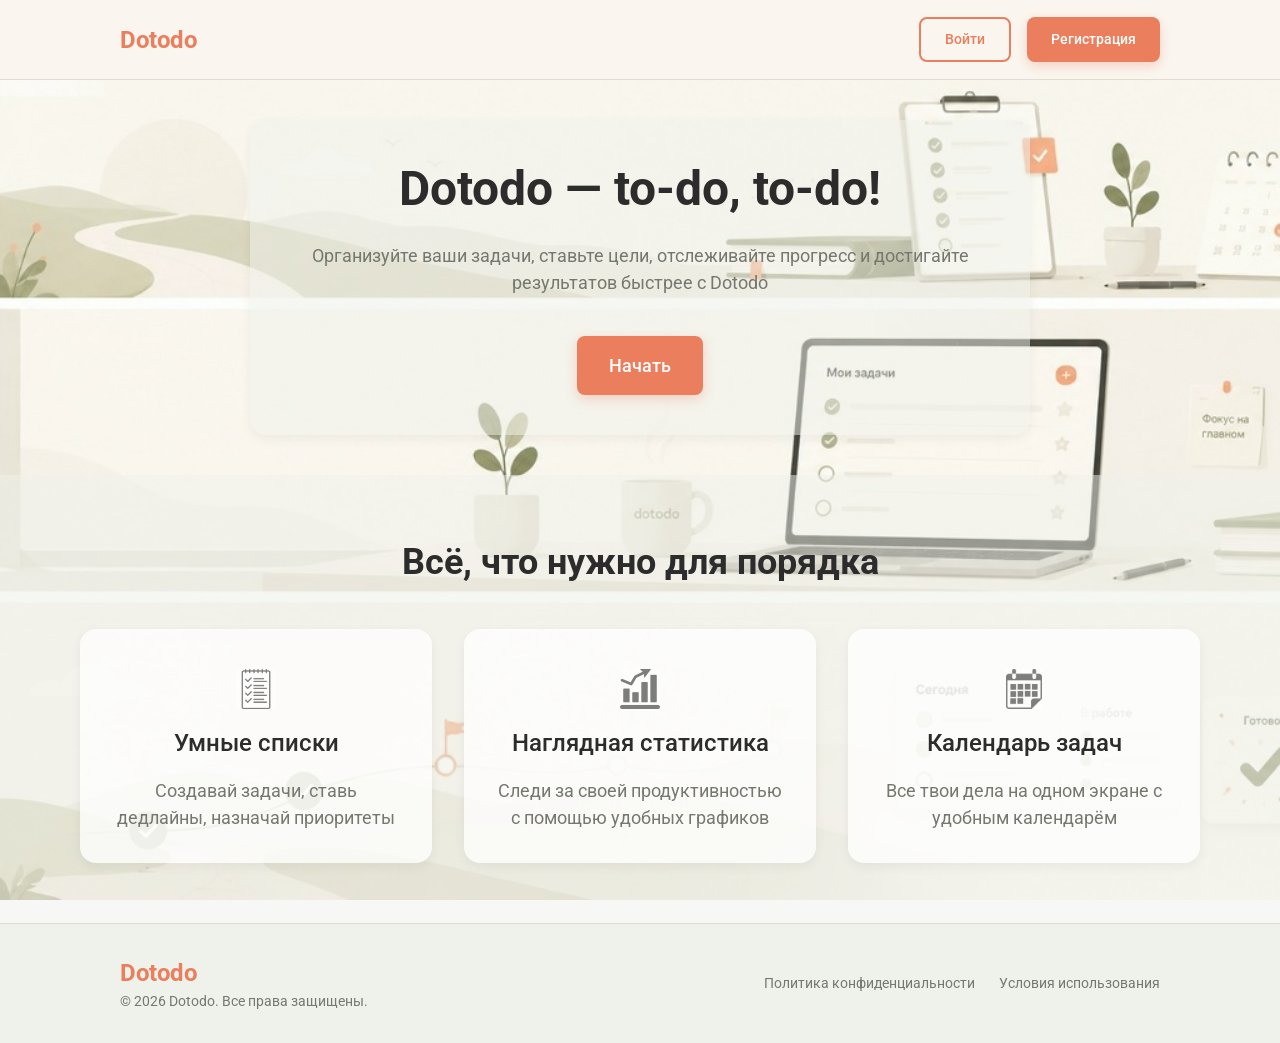
<file: static/templates/index.html>
<!DOCTYPE html>
<html lang="ru">
<head>
    <meta charset="UTF-8">
    <meta name="viewport" content="width=device-width, initial-scale=1.0">
    <title>Dotodo — Главная</title>
    <link rel="stylesheet" href="style.css">
    <link href="https://fonts.googleapis.com/css2?family=Roboto:wght@400;500;700&display=swap" rel="stylesheet">
</head>
<body>

    <!-- Общий фон страницы -->
    <div class="page-wrapper">

        <!-- HEADER — точно как в Figma (1440x80, padding 120x20, gap 872, фон --background, граница Border) -->
        <header class="header">
            <div class="header-content">
                <a href="#" class="logo-text">Dotodo</a>
                <div class="auth-buttons">
                    <!-- Ссылка на страницу входа -->
                    <a href="login.html" class="btn btn-outline">Войти</a>
                    <!-- Ссылка на страницу регистрации -->
                    <a href="register.html" class="btn btn-primary">Регистрация</a>
                </div>
            </div>
        </header>

        <!-- HERO ФРЕЙМ — точно как в Figma (800x279, #EFF2EB 50%, radius 16) -->
        <section class="hero-frame">
            <div class="hero-content">
                <h1 class="hero-title">Dotodo — to-do, to-do!</h1>
                <p class="hero-subtitle">Организуйте ваши задачи, ставьте цели, отслеживайте прогресс и достигайте результатов быстрее с Dotodo</p>
                <!-- Ведет на регистрацию -->
                <a href="register.html" class="btn btn-primary hero-cta">Начать</a>
            </div>
        </section>

        <!-- FEATURES ФРЕЙМ — точно как в Figma (1440x312, #EFF2EB 50%, radius 0) -->
        <section class="features-frame">
            <div class="container">
                <h2 class="section-title">Всё, что нужно для порядка</h2>
                <div class="features-grid">
    
                <!-- Карточка 1 → Задачи -->
                <a href="tasks.html" class="feature-card">
                    <img src="images/list.jpg" alt="Умные списки" class="feature-icon-img">
                    <h3 class="feature-title">Умные списки</h3>
                    <p class="feature-desc">Создавай задачи, ставь дедлайны, назначай приоритеты</p>
                </a>

                <!-- Карточка 2 → Статистика -->
                <a href="stats.html" class="feature-card">
                    <img src="images/graf.webp" alt="Наглядная статистика" class="feature-icon-img">
                    <h3 class="feature-title">Наглядная статистика</h3>
                    <p class="feature-desc">Следи за своей продуктивностью с помощью удобных графиков</p>
                </a>

                <!-- Карточка 3 → Календарь -->
                <a href="calendar.html" class="feature-card">
                    <img src="images/kalend.jpg" alt="Календарь задач" class="feature-icon-img">
                    <h3 class="feature-title">Календарь задач</h3>
                    <p class="feature-desc">Все твои дела на одном экране с удобным календарём</p>
                </a>

            </div>
            </div>
        </section>

        <!-- FOOTER — точно как в Figma (1440x120, #EFF2EB 50%, spacing 727) -->
        <footer class="footer">
            <div class="footer-content">
                <div class="footer-left">
                    <a href="#" class="logo-text">Dotodo</a>
                    <p class="copyright">© 2026 Dotodo. Все права защищены.</p>
                </div>
                <div class="footer-right">
                    <a href="#" class="footer-link">Политика конфиденциальности</a>
                    <a href="#" class="footer-link">Условия использования</a>
                </div>
            </div>
        </footer>

    </div>

    <script src="charts.js"></script>
</body>
</html>
</file>
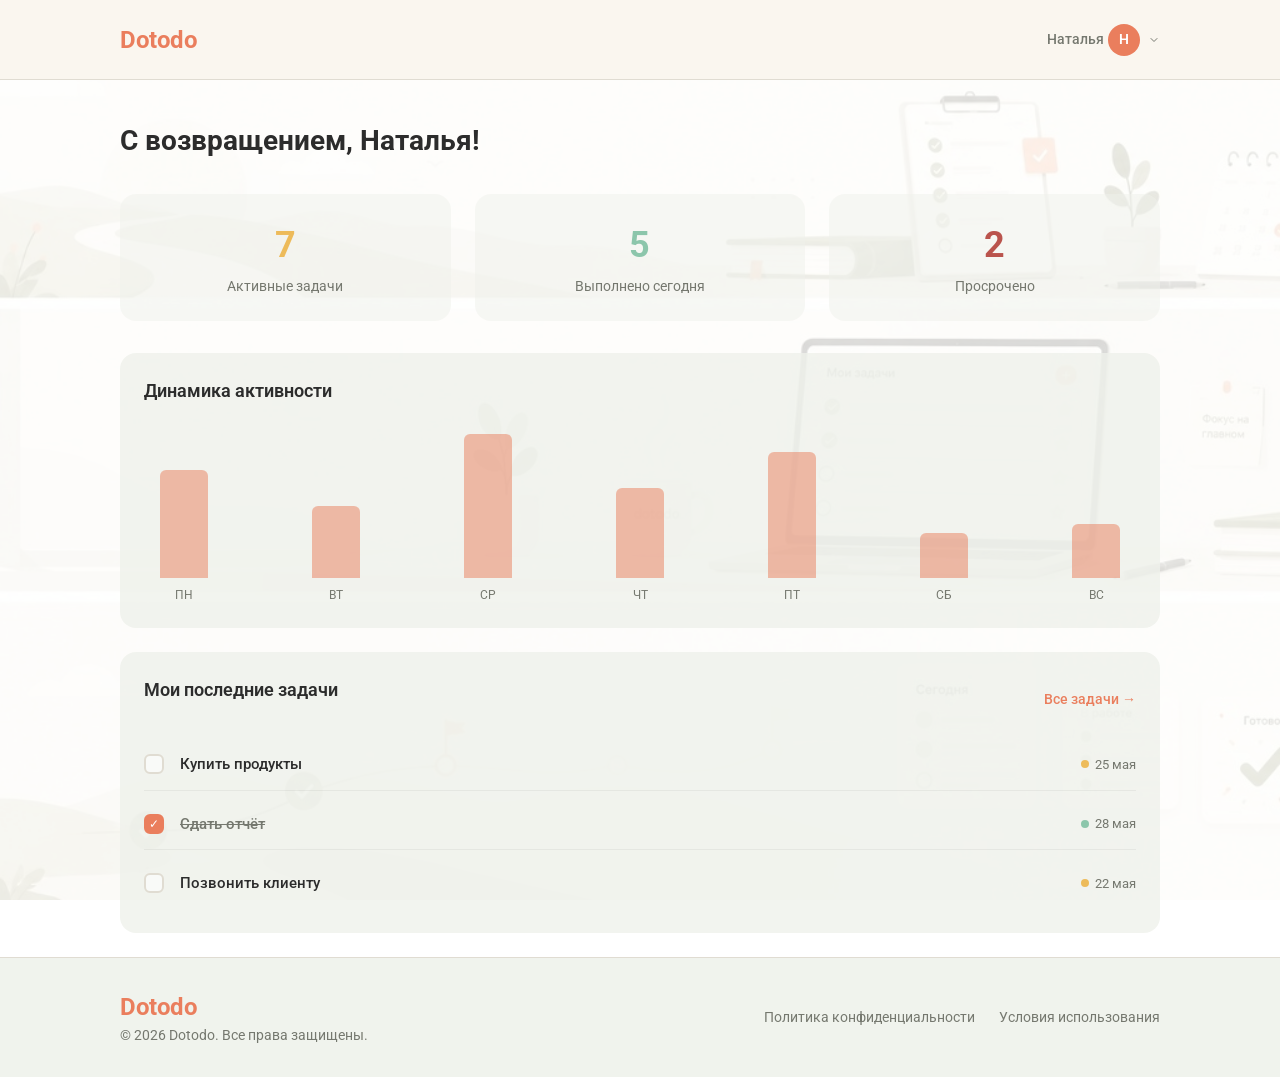
<file: static/templates/dashboard.html>
<!DOCTYPE html>
<html lang="ru">
<head>
    <meta charset="UTF-8">
    <meta name="viewport" content="width=device-width, initial-scale=1.0">
    <title>Dotodo — Дашборд</title>
    <link rel="stylesheet" href="style.css">
    <link href="https://fonts.googleapis.com/css2?family=Roboto:wght@400;500;700&display=swap" rel="stylesheet">
</head>
<body class="dashboard-page">
    <div class="menu-overlay" id="menuOverlay"></div>
    <div class="page-wrapper">

        <!-- HEADER -->
        <header class="header">
            <div class="container header-content">
                <a href="index.html" class="logo-text">Dotodo</a>
                <div class="user-profile">
                    <span class="user-name">Наталья</span>
                    <div class="user-avatar">Н</div>
                    <span class="dropdown-arrow"></span>


                </div>
            </div>
        </header>

        <!-- MAIN CONTENT -->
        <main class="dashboard-container">
            <div class="container">
                <h1 class="dashboard-title">С возвращением, Наталья!</h1>

                <div class="stats-grid">
                    <div class="stat-card">
                        <div class="stat-value" style="color: var(--warning);">7</div>
                        <div class="stat-label">Активные задачи</div>
                    </div>
                    <div class="stat-card">
                        <div class="stat-value" style="color: var(--secondary);">5</div>
                        <div class="stat-label">Выполнено сегодня</div>
                    </div>
                    <div class="stat-card">
                        <div class="stat-value" style="color: var(--danger);">2</div>
                        <div class="stat-label">Просрочено</div>
                    </div>
                </div>

                <div class="chart-card">
                    <h3 class="chart-title">Динамика активности</h3>
                    <div class="chart-bars">
                        <div class="bar-group">
                            <div class="bar bar-pn"></div>
                            <span class="bar-label">ПН</span>
                        </div>
                        <div class="bar-group">
                            <div class="bar bar-vt"></div>
                            <span class="bar-label">ВТ</span>
                        </div>
                        <div class="bar-group">
                            <div class="bar bar-sr"></div>
                            <span class="bar-label">СР</span>
                        </div>
                        <div class="bar-group">
                            <div class="bar bar-cht"></div>
                            <span class="bar-label">ЧТ</span>
                        </div>
                        <div class="bar-group">
                            <div class="bar bar-pt"></div>
                            <span class="bar-label">ПТ</span>
                        </div>
                        <div class="bar-group">
                            <div class="bar bar-sb"></div>
                            <span class="bar-label">СБ</span>
                        </div>
                        <div class="bar-group">
                            <div class="bar bar-vs"></div>
                            <span class="bar-label">ВС</span>
                        </div>
                    </div>
                </div>

                <div class="tasks-card">
                    <div class="tasks-header">
                        <h3 class="tasks-title">Мои последние задачи</h3>
                        <a href="tasks.html" class="tasks-link">Все задачи →</a>
                    </div>
                    <ul class="task-list">
                        <li class="task-item">
                            <div class="task-checkbox"></div>
                            <span class="task-name">Купить продукты</span>
                            <span class="task-date"><span class="date-dot" style="background: var(--warning);"></span> 25 мая</span>
                        </li>
                        <li class="task-item completed">
                            <div class="task-checkbox checked"></div>
                            <span class="task-name">Сдать отчёт</span>
                            <span class="task-date"><span class="date-dot" style="background: var(--secondary);"></span> 28 мая</span>
                        </li>
                        <li class="task-item">
                            <div class="task-checkbox"></div>
                            <span class="task-name">Позвонить клиенту</span>
                            <span class="task-date"><span class="date-dot" style="background: var(--warning);"></span> 22 мая</span>
                        </li>
                    </ul>
                </div>
            </div>
        </main>

        <!-- FOOTER -->
        <footer class="footer">
            <div class="footer-content">
                <div class="footer-left">
                    <a href="#" class="logo-text">Dotodo</a>
                    <p class="copyright">© 2026 Dotodo. Все права защищены.</p>
                </div>
                <div class="footer-right">
                    <a href="#" class="footer-link">Политика конфиденциальности</a>
                    <a href="#" class="footer-link">Условия использования</a>
                </div>
            </div>
        </footer>
                <!-- Выпадающее меню -->
        <div class="user-dropdown" id="userDropdown">
            <!-- Календарь -->
            <a href="calendar.html" class="dropdown-item">
                <svg width="16" height="16" viewBox="0 0 24 24" fill="none" stroke="currentColor" stroke-width="2" stroke-linecap="round" stroke-linejoin="round">
                    <rect x="3" y="4" width="18" height="18" rx="2" ry="2"></rect>
                    <line x1="16" y1="2" x2="16" y2="6"></line>
                    <line x1="8" y1="2" x2="8" y2="6"></line>
                    <line x1="3" y1="10" x2="21" y2="10"></line>
                </svg>
                Календарь
            </a>
            
            <!-- Задачи -->
            <a href="tasks.html" class="dropdown-item">
                <svg width="16" height="16" viewBox="0 0 24 24" fill="none" stroke="currentColor" stroke-width="2" stroke-linecap="round" stroke-linejoin="round">
                    <path d="M14 2H6a2 2 0 0 0-2 2v16a2 2 0 0 0 2 2h12a2 2 0 0 0 2-2V8z"></path>
                    <polyline points="14 2 14 8 20 8"></polyline>
                    <line x1="16" y1="13" x2="8" y2="13"></line>
                    <line x1="16" y1="17" x2="8" y2="17"></line>
                    <polyline points="10 9 9 9 8 9"></polyline>
                </svg>
                Задачи
            </a>

            <!-- Моя статистика -->
            <a href="stats.html" class="dropdown-item">
                <svg width="16" height="16" viewBox="0 0 24 24" fill="none" stroke="currentColor" stroke-width="2" stroke-linecap="round" stroke-linejoin="round">
                    <line x1="18" y1="20" x2="18" y2="10"></line>
                    <line x1="12" y1="20" x2="12" y2="4"></line>
                    <line x1="6" y1="20" x2="6" y2="14"></line>
                </svg>
                Моя статистика
            </a>

            <div class="dropdown-divider"></div>
            
            <!-- Выйти -->
            <a href="index.html" class="dropdown-item logout" id="logoutBtn">
                <svg width="16" height="16" viewBox="0 0 24 24" fill="none" stroke="currentColor" stroke-width="2" stroke-linecap="round" stroke-linejoin="round">
                    <path d="M9 21H5a2 2 0 0 1-2-2V5a2 2 0 0 1 2-2h4"></path>
                    <polyline points="16 17 21 12 16 7"></polyline>
                    <line x1="21" y1="12" x2="9" y2="12"></line>
                </svg>
                Выйти
            </a>
        </div>
    </div>

    <script src="charts.js"></script>
</body>
</html>
</file>
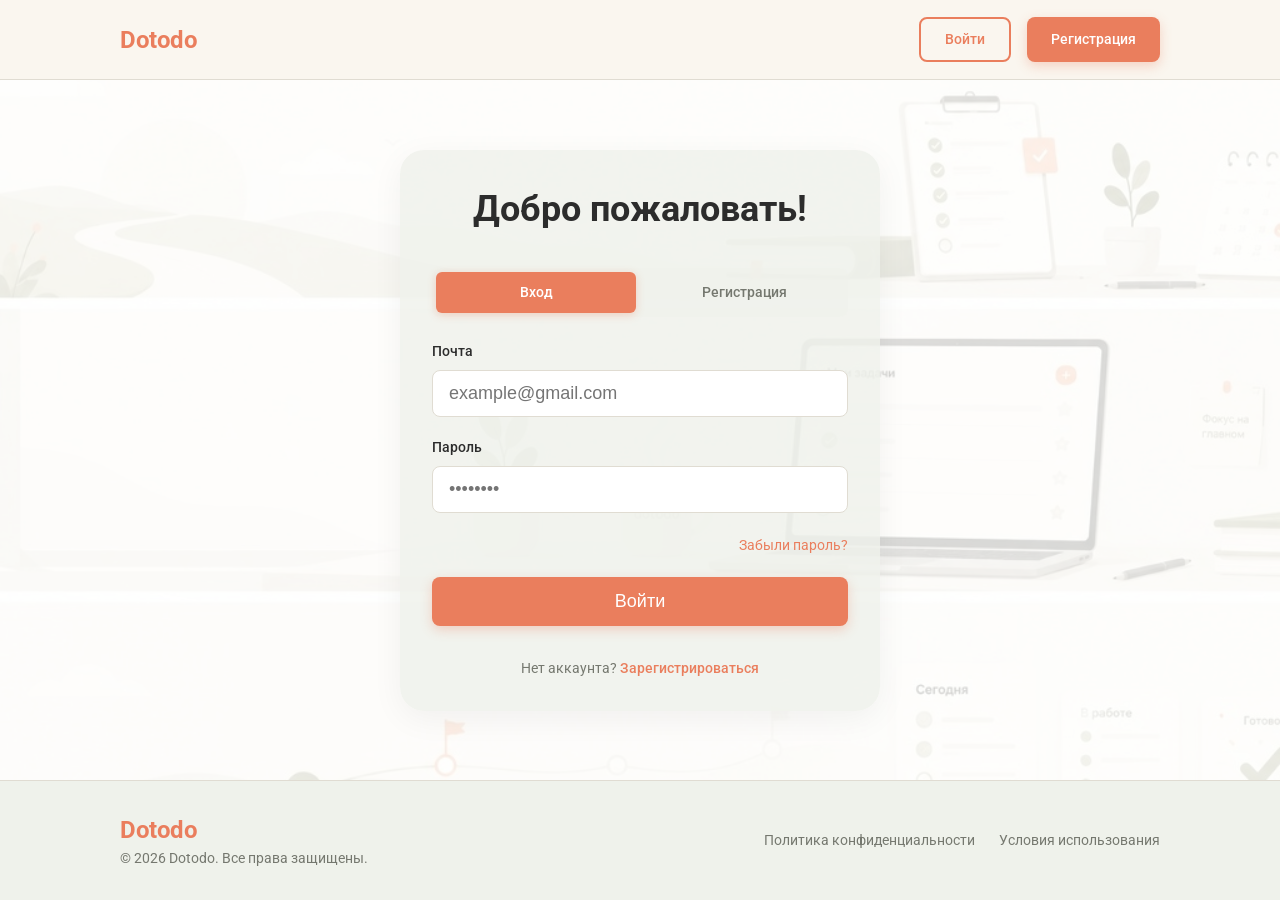
<file: static/templates/login.html>
<!DOCTYPE html>
<html lang="ru">
<head>
    <meta charset="UTF-8">
    <meta name="viewport" content="width=device-width, initial-scale=1.0">
    <title>Dotodo — Вход</title>
    <link rel="stylesheet" href="style.css">
    <link href="https://fonts.googleapis.com/css2?family=Roboto:wght@400;500;700&display=swap" rel="stylesheet">
</head>
<body class="login-page">

    <div class="page-wrapper">

        <!-- HEADER -->
        <header class="header">
            <div class="header-content">
                <a href="#" class="logo-text">Dotodo</a>
                <div class="auth-buttons">
                    <!-- Ссылка на страницу входа -->
                    <a href="login.html" class="btn btn-outline">Войти</a>
                    <!-- Ссылка на страницу регистрации -->
                    <a href="register.html" class="btn btn-primary">Регистрация</a>
                </div>
            </div>
        </header>

        <!-- ОСНОВНОЙ КОНТЕНТ -->
        <main class="auth-container">
            <div class="auth-card">

                <!-- ЗАГОЛОВОК "ДОБРО ПОЖАЛОВАТЬ!" -->
                <h2 class="auth-welcome">Добро пожаловать!</h2>

                <!-- Табы: теперь это ссылки -->
                <div class="auth-tabs">
                    <!-- Ссылка на текущую страницу (Вход) -->
                    <a href="login.html" class="tab-btn active">Вход</a>
                    <!-- Ссылка на страницу регистрации -->
                    <a href="register.html" class="tab-btn">Регистрация</a>
                </div>

                <!-- Форма -->
                <form class="auth-form" method="POST" action="/login">
                    <div class="form-group">
                        <label for="email">Почта</label>
                        <input type="email" id="email" name="email" placeholder="example@gmail.com" required>
                    </div>

                    <div class="form-group">
                        <label for="password">Пароль</label>
                        <input type="password" id="password" name="password" placeholder="••••••••" required>
                    </div>

                    <div class="form-options">
                        <a href="#" class="forgot-password">Забыли пароль?</a>
                    </div>

                    <button type="submit" class="btn btn-primary auth-submit">Войти</button>
                </form>

                <p class="auth-footer">
                    Нет аккаунта? <a href="register.html">Зарегистрироваться</a>
                </p>

            </div>
        </main>

        <!-- FOOTER -->
        <footer class="footer">
            <div class="footer-content">
                <div class="footer-left">
                    <a href="#" class="logo-text">Dotodo</a>
                    <p class="copyright">© 2026 Dotodo. Все права защищены.</p>
                </div>
                <div class="footer-right">
                    <a href="#" class="footer-link">Политика конфиденциальности</a>
                    <a href="#" class="footer-link">Условия использования</a>
                </div>
            </div>
        </footer>

    </div>
    <script src="charts.js"></script>
</body>
</html>
</file>
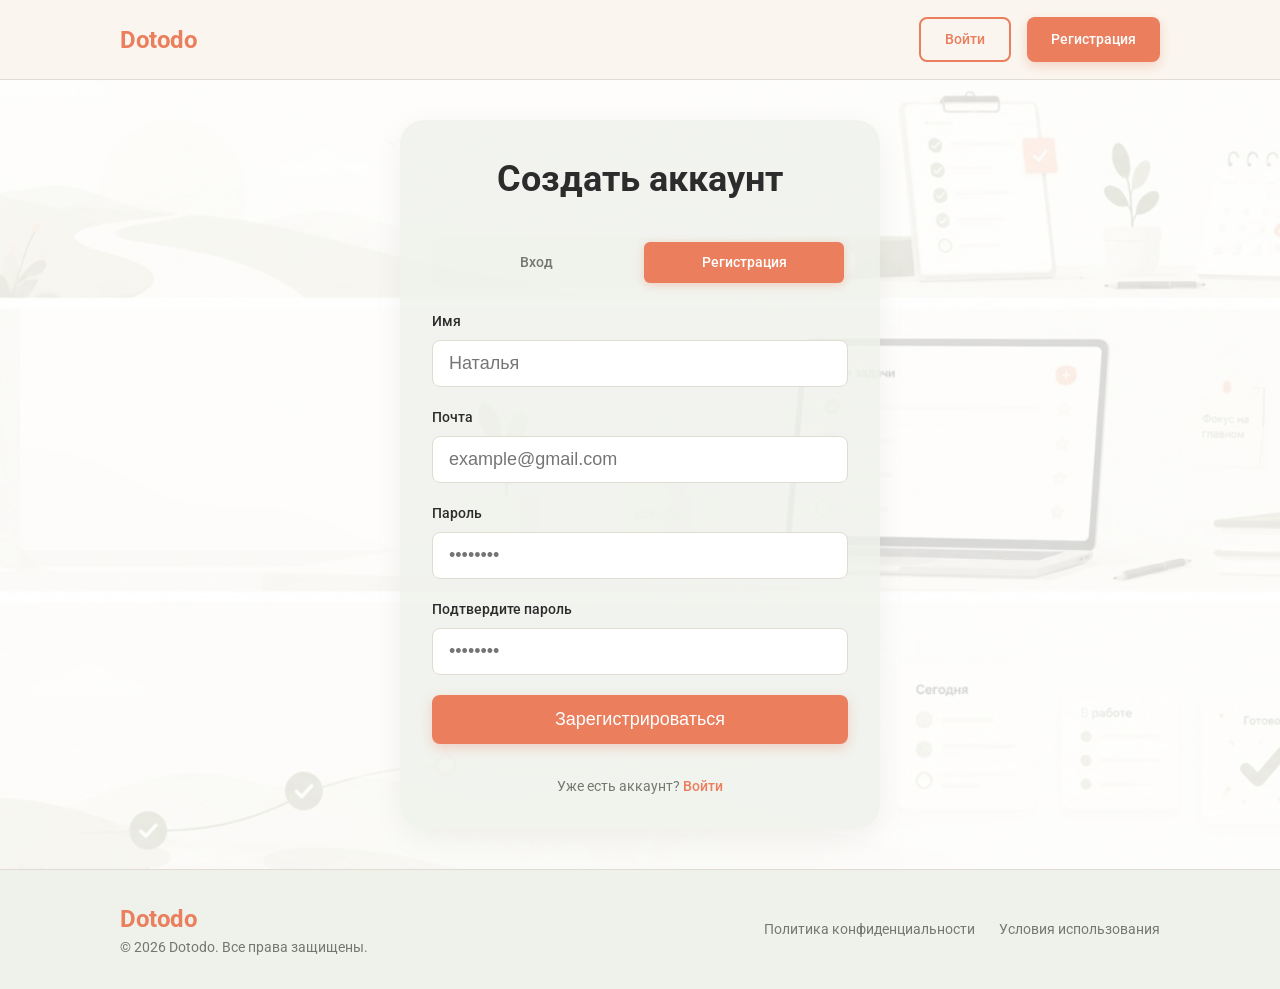
<file: static/templates/register.html>
<!DOCTYPE html>
<html lang="ru">
<head>
    <meta charset="UTF-8">
    <meta name="viewport" content="width=device-width, initial-scale=1.0">
    <title>Dotodo — Регистрация</title>
    <link rel="stylesheet" href="style.css">
    <link href="https://fonts.googleapis.com/css2?family=Roboto:wght@400;500;700&display=swap" rel="stylesheet">
</head>
<body class="login-page">

    <div class="page-wrapper">

        <!-- HEADER -->
        <header class="header">
            <div class="header-content">
                <a href="#" class="logo-text">Dotodo</a>
                <div class="auth-buttons">
                    <!-- Ссылка на страницу входа -->
                    <a href="login.html" class="btn btn-outline">Войти</a>
                    <!-- Ссылка на страницу регистрации -->
                    <a href="register.html" class="btn btn-primary">Регистрация</a>
                </div>
            </div>
        </header>

        <!-- ОСНОВНОЙ КОНТЕНТ -->
        <main class="auth-container">
            <div class="auth-card">

                <!-- ЗАГОЛОВОК -->
                <h2 class="auth-welcome">Создать аккаунт</h2>

                <!-- Табы: теперь это ссылки -->
                <div class="auth-tabs">
                    <!-- Ссылка на страницу входа -->
                    <a href="login.html" class="tab-btn">Вход</a>
                    <!-- Ссылка на текущую страницу (Регистрация) -->
                    <a href="register.html" class="tab-btn active">Регистрация</a>
                </div>

                <!-- Форма регистрации -->
                <form class="auth-form" method="POST" action="/register">
                    <div class="form-group">
                        <label for="name">Имя</label>
                        <input type="text" id="name" name="name" placeholder="Наталья" required>
                    </div>

                    <div class="form-group">
                        <label for="email">Почта</label>
                        <input type="email" id="email" name="email" placeholder="example@gmail.com" required>
                    </div>

                    <div class="form-group">
                        <label for="password">Пароль</label>
                        <input type="password" id="password" name="password" placeholder="••••••••" required>
                    </div>

                    <div class="form-group">
                        <label for="confirm-password">Подтвердите пароль</label>
                        <input type="password" id="confirm-password" name="confirm_password" placeholder="••••••••" required>
                    </div>

                    <button type="submit" class="btn btn-primary auth-submit">Зарегистрироваться</button>
                </form>

                <p class="auth-footer">
                    Уже есть аккаунт? <a href="login.html">Войти</a>
                </p>

            </div>
        </main>

        <!-- FOOTER -->
        <footer class="footer">
            <div class="footer-content">
                <div class="footer-left">
                    <a href="#" class="logo-text">Dotodo</a>
                    <p class="copyright">© 2026 Dotodo. Все права защищены.</p>
                </div>
                <div class="footer-right">
                    <a href="#" class="footer-link">Политика конфиденциальности</a>
                    <a href="#" class="footer-link">Условия использования</a>
                </div>
            </div>
        </footer>

    </div>
    <script src="charts.js"></script>
</body>
</html>
</file>
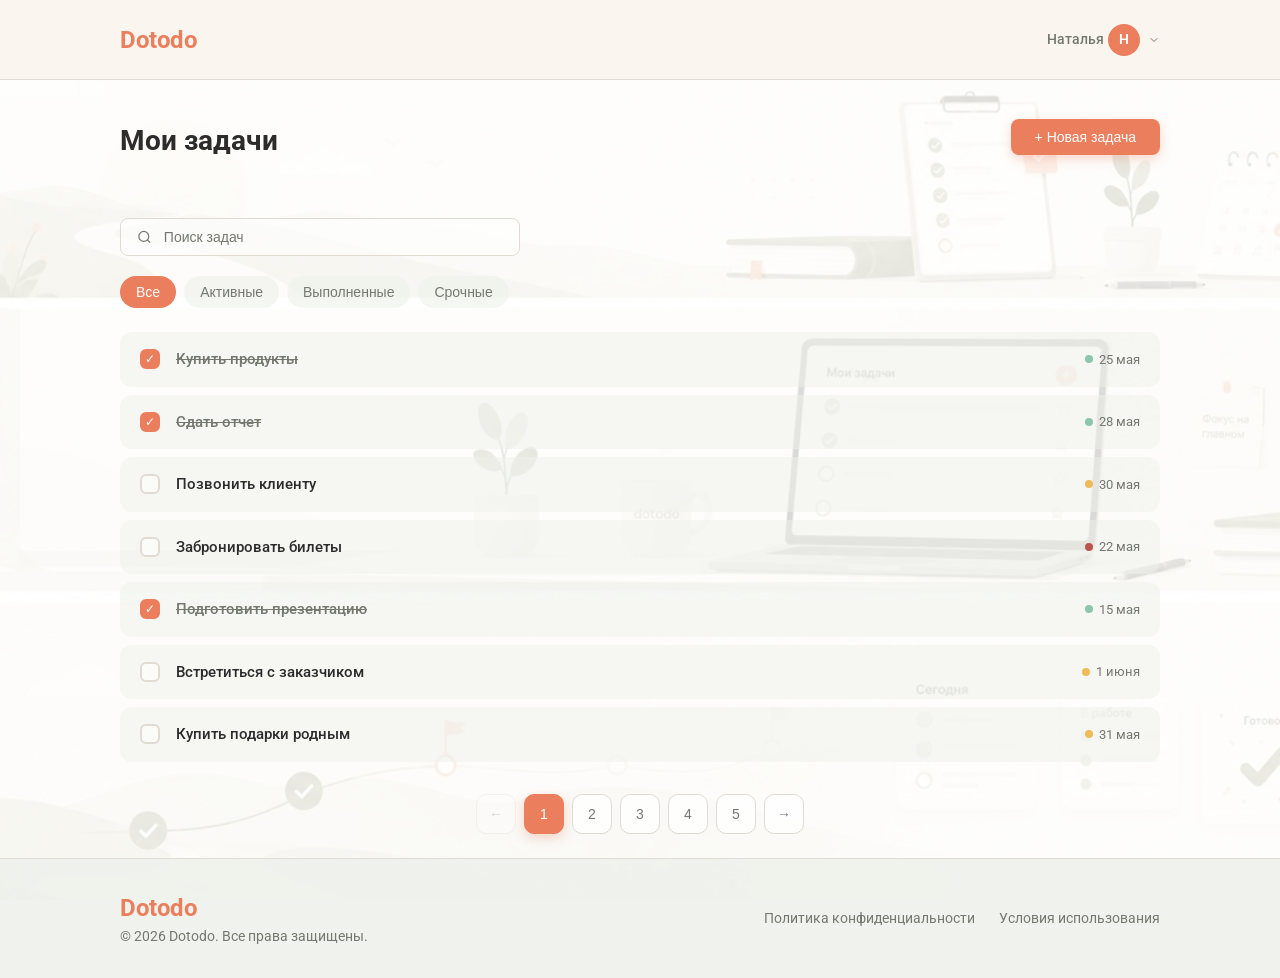
<file: static/templates/tasks.html>
<!DOCTYPE html>
<html lang="ru">
<head>
    <meta charset="UTF-8">
    <meta name="viewport" content="width=device-width, initial-scale=1.0">
    <title>Dotodo — Мои задачи</title>
    <link rel="stylesheet" href="style.css">
    <link href="https://fonts.googleapis.com/css2?family=Roboto:wght@400;500;700&display=swap" rel="stylesheet">
</head>
<body class="dashboard-page">
    <div class="menu-overlay" id="menuOverlay"></div>
    <div class="page-wrapper">

        <!-- HEADER (точно как на дашборде) -->
        <header class="header">
            <div class="container header-content">
                <a href="index.html" class="logo-text">Dotodo</a>
                <div class="user-profile">
                    <span class="user-name">Наталья</span>
                    <div class="user-avatar">Н</div>
                    <span class="dropdown-arrow"></span>
                </div>
            </div>
        </header>

        <!-- MAIN CONTENT -->
        <main class="dashboard-container">
            <div class="container">
                
                <!-- Заголовок и кнопка -->
                <div class="tasks-page-header">
                    <h1 class="dashboard-title">Мои задачи</h1>
                    <button class="btn btn-primary" onclick="showAddTaskModal()">+ Новая задача</button>
                </div>

                <!-- Поиск -->
                <div class="tasks-search">
                    <svg width="16" height="16" viewBox="0 0 24 24" fill="none" stroke="currentColor" stroke-width="2">
                        <circle cx="11" cy="11" r="8"></circle>
                        <path d="m21 21-4.35-4.35"></path>
                    </svg>
                    <input type="text" placeholder="Поиск задач" id="taskSearch">
                </div>

                <!-- Фильтры -->
                <div class="tasks-filters">
                    <button class="filter-btn active" data-filter="all">Все</button>
                    <button class="filter-btn" data-filter="active">Активные</button>
                    <button class="filter-btn" data-filter="completed">Выполненные</button>
                    <button class="filter-btn" data-filter="urgent">Срочные</button>
                </div>

                <!-- ПУСТОЕ СОСТОЯНИЕ (когда задач нет) -->
                <div class="tasks-empty" id="tasksEmpty" style="display: none;">
                    <svg width="64" height="64" viewBox="0 0 24 24" fill="none" stroke="currentColor" stroke-width="1.5" stroke-linecap="round" stroke-linejoin="round">
                        <path d="M22 19a2 2 0 0 1-2 2H4a2 2 0 0 1-2-2V5a2 2 0 0 1 2-2h5l2 3h9a2 2 0 0 1 2 2z"></path>
                        <line x1="12" y1="11" x2="12" y2="17"></line>
                        <polyline points="9 14 12 11 15 14"></polyline>
                    </svg>
                    <h3>Здесь пока ничего нет</h3>
                    <p>Создай свою первую задачу прямо сейчас</p>
                    <button class="btn btn-primary" onclick="showAddTaskModal()">+ Новая задача</button>
                </div>

                <!-- ОБЩИЙ КОНТЕЙНЕР: список + пагинация (скрываются вместе) -->
                <div id="tasksListAndPagination">
                    
                    <!-- Список задач -->
                    <div class="tasks-list-container">
                        <div class="task-list">
                            <div class="task-card completed">
                                <div class="task-checkbox checked"></div>
                                <span class="task-name">Купить продукты</span>
                                <span class="task-date"><span class="date-dot" style="background: var(--secondary);"></span> 25 мая</span>
                            </div>
                            <div class="task-card completed">
                                <div class="task-checkbox checked"></div>
                                <span class="task-name">Сдать отчет</span>
                                <span class="task-date"><span class="date-dot" style="background: var(--secondary);"></span> 28 мая</span>
                            </div>
                            <div class="task-card">
                                <div class="task-checkbox"></div>
                                <span class="task-name">Позвонить клиенту</span>
                                <span class="task-date"><span class="date-dot" style="background: var(--warning);"></span> 30 мая</span>
                            </div>
                            <div class="task-card">
                                <div class="task-checkbox"></div>
                                <span class="task-name">Забронировать билеты</span>
                                <span class="task-date"><span class="date-dot" style="background: var(--danger);"></span> 22 мая</span>
                            </div>
                            <div class="task-card completed">
                                <div class="task-checkbox checked"></div>
                                <span class="task-name">Подготовить презентацию</span>
                                <span class="task-date"><span class="date-dot" style="background: var(--secondary);"></span> 15 мая</span>
                            </div>
                            <div class="task-card">
                                <div class="task-checkbox"></div>
                                <span class="task-name">Встретиться с заказчиком</span>
                                <span class="task-date"><span class="date-dot" style="background: var(--warning);"></span> 1 июня</span>
                            </div>
                            <div class="task-card">
                                <div class="task-checkbox"></div>
                                <span class="task-name">Купить подарки родным</span>
                                <span class="task-date"><span class="date-dot" style="background: var(--warning);"></span> 31 мая</span>
                            </div>
                        </div>
                    </div>

                    <!-- Пагинация (теперь внутри общего контейнера) -->
                    <div class="pagination">
                        <button class="page-btn" disabled>←</button>
                        <button class="page-btn active">1</button>
                        <button class="page-btn">2</button>
                        <button class="page-btn">3</button>
                        <button class="page-btn">4</button>
                        <button class="page-btn">5</button>
                        <button class="page-btn">→</button>
                    </div>

                </div>
                <!-- Конец общего контейнера -->

            </div>
        </main>

        <!-- FOOTER (точно как на дашборде) -->
        <footer class="footer">
            <div class="footer-content">
                <div class="footer-left">
                    <a href="#" class="logo-text">Dotodo</a>
                    <p class="copyright">© 2026 Dotodo. Все права защищены.</p>
                </div>
                <div class="footer-right">
                    <a href="#" class="footer-link">Политика конфиденциальности</a>
                    <a href="#" class="footer-link">Условия использования</a>
                </div>
            </div>
        </footer>

        <!-- Выпадающее меню (точно как на дашборде) -->
        <div class="user-dropdown" id="userDropdown">
            <a href="calendar.html" class="dropdown-item">
                <svg width="16" height="16" viewBox="0 0 24 24" fill="none" stroke="currentColor" stroke-width="2" stroke-linecap="round" stroke-linejoin="round">
                    <rect x="3" y="4" width="18" height="18" rx="2" ry="2"></rect>
                    <line x1="16" y1="2" x2="16" y2="6"></line>
                    <line x1="8" y1="2" x2="8" y2="6"></line>
                    <line x1="3" y1="10" x2="21" y2="10"></line>
                </svg>
                Календарь
            </a>
            <a href="tasks.html" class="dropdown-item">
                <svg width="16" height="16" viewBox="0 0 24 24" fill="none" stroke="currentColor" stroke-width="2" stroke-linecap="round" stroke-linejoin="round">
                    <path d="M14 2H6a2 2 0 0 0-2 2v16a2 2 0 0 0 2 2h12a2 2 0 0 0 2-2V8z"></path>
                    <polyline points="14 2 14 8 20 8"></polyline>
                    <line x1="16" y1="13" x2="8" y2="13"></line>
                    <line x1="16" y1="17" x2="8" y2="17"></line>
                    <polyline points="10 9 9 9 8 9"></polyline>
                </svg>
                Задачи
            </a>
            <a href="stats.html" class="dropdown-item">
                <svg width="16" height="16" viewBox="0 0 24 24" fill="none" stroke="currentColor" stroke-width="2" stroke-linecap="round" stroke-linejoin="round">
                    <line x1="18" y1="20" x2="18" y2="10"></line>
                    <line x1="12" y1="20" x2="12" y2="4"></line>
                    <line x1="6" y1="20" x2="6" y2="14"></line>
                </svg>
                Моя статистика
            </a>
            <div class="dropdown-divider"></div>
            <a href="index.html" class="dropdown-item logout" id="logoutBtn">
                <svg width="16" height="16" viewBox="0 0 24 24" fill="none" stroke="currentColor" stroke-width="2" stroke-linecap="round" stroke-linejoin="round">
                    <path d="M9 21H5a2 2 0 0 1-2-2V5a2 2 0 0 1 2-2h4"></path>
                    <polyline points="16 17 21 12 16 7"></polyline>
                    <line x1="21" y1="12" x2="9" y2="12"></line>
                </svg>
                Выйти
            </a>
        </div>
    </div>

    <script src="charts.js"></script>
</body>
</html>
</file>
<file: static/templates/style.css>
/* ===== ПЕРЕМЕННЫЕ ===== */
:root {
    --primary: #EA7E5D;
    --secondary: #8CC6AB;
    --warning: #EDBB5A;
    --danger: #BA544D;
    --text-primary: #2C2C2C;
    --text-secondary: #75786F;
    --background: #FAF6EF;
    --card-bg: #EFF2EB;
    --border: #E0DCD2;
    --white: #FFFFFF;
    
    --font-h1: 48px;
    --font-h2: 36px;
    --font-h3: 24px;
    --font-body: 18px;
    --font-caption: 14px;
}

* { margin: 0; padding: 0; box-sizing: border-box; }

body {
    font-family: 'Roboto', sans-serif;
    color: var(--text-primary);
    line-height: 1.5;
    overflow-x: hidden;
}

/* ===== ОБЩИЙ ФОН СТРАНИЦЫ ===== */
.page-wrapper {
    background-image: url('images/fon.jpg'); 
    background-size: cover;
    background-position: center top;
    background-repeat: no-repeat;
    background-attachment: fixed;
    min-height: 100vh;
    display: flex;
    flex-direction: column;
    position: relative;
}

.container {
    max-width: 1200px;
    margin: 0 auto;
    padding: 0 20px;
}

/* ===== HEADER — точно как в Figma: H=80, padding 120/20, border 1px ===== */
.header {
    height: 80px;
    background: var(--background); /* Или transparent, если фон должен быть прозрачным */
    border-bottom: 1px solid var(--border);
    padding: 0 120px; /* По Figma: horizontal padding 120px */
    display: flex;
    align-items: center;
    position: sticky;
    top: 0;
    z-index: 100;
    overflow: visible !important;
}

.header-content {
    width: 100%;
    display: flex;
    justify-content: space-between;
    align-items: center;
}

.logo-text {
    font-size: 24px;
    font-weight: 700;
    color: var(--primary);
    text-decoration: none;
    letter-spacing: -0.5px;
}

.auth-buttons { display: flex; gap: 16px; }

.btn {
    padding: 10px 24px;
    border-radius: 8px;
    font-size: var(--font-caption);
    font-weight: 500;
    cursor: pointer;
    transition: all 0.3s ease;
    border: none;
    outline: none;
    
    /* 👇 Добавь эти строки, чтобы ссылка не отличалась от кнопки */
    text-decoration: none; /* Убирает подчеркивание */
    color: inherit;        /* Запрещает синий цвет, берет цвет от родителя/класса */
    display: inline-flex;  /* Чтобы отступы и размеры работали как у <button> */
    align-items: center;
    justify-content: center;
}

.btn-outline {
    background: transparent;
    border: 2px solid var(--primary);
    color: var(--primary);
}

.btn-outline:hover {
    background: var(--primary);
    color: var(--white);
}

.btn-primary {
    background: var(--primary);
    color: var(--white);
    box-shadow: 0 4px 12px rgba(234, 126, 93, 0.3);
}

.btn-primary:hover {
    background: #d96a4a;
    transform: translateY(-2px);
    box-shadow: 0 6px 16px rgba(234, 126, 93, 0.4);
}

/* ===== HERO ФРЕЙМ — точно как в Figma ===== */
.hero-frame {
    background: rgba(239, 242, 235, 0.5);
    border-radius: 16px;
    max-width: 800px;
    margin: 40px auto;
    padding: 40px;
    display: flex;
    flex-direction: column;
    align-items: center;
    text-align: center;
    backdrop-filter: none;
    -webkit-backdrop-filter: none;
    box-shadow: 0 4px 12px rgba(0,0,0,0.05);
}

.hero-content {
    width: 100%;
}

.hero-title {
    font-size: var(--font-h1);
    font-weight: 700;
    line-height: 1.2;
    margin-bottom: 24px;
    color: var(--text-primary);
}

.hero-subtitle {
    font-size: var(--font-body);
    color: var(--text-secondary);
    margin-bottom: 40px;
    max-width: 700px;
    margin-left: auto;
    margin-right: auto;
}

.hero-cta {
    padding: 16px 32px;
    font-size: var(--font-body);
}

/* ===== FEATURES ФРЕЙМ — точно как в Figma ===== */
.features-frame {
    background: rgba(239, 242, 235, 0.5);
    border-radius: 0;
    width: 100%;
    margin: 0;
    padding: 60px 0;
    backdrop-filter: none;
    -webkit-backdrop-filter: none;
    overflow: hidden;
}

.section-title {
    font-size: var(--font-h2);
    font-weight: 700;
    text-align: center;
    margin-bottom: 40px;
    color: var(--text-primary);
}

.features-grid {
    display: grid;
    grid-template-columns: repeat(auto-fit, minmax(300px, 1fr));
    gap: 32px;
    max-width: 1200px;
    margin: 0 auto;
    padding: 0 20px;
}

/* ===== КАРТОЧКИ — точно как в Figma: белый фон 75% прозрачности ===== */
.feature-card {
    /* Фон: белый с прозрачностью 75% */
    background: rgba(255, 255, 255, 0.75);
    /* Радиус всех углов: 16px */
    border-radius: 16px;
    /* Минимальная высота как в макете (опционально) */
    min-height: 172px;
    padding: 20px 32px 32px 32px; /* Верхний отступ меньше для иконки */
    text-align: center;
    transition: transform 0.3s ease, box-shadow 0.3s ease;
    /* Мягкая тень как в Figma */
    box-shadow: 0 4px 12px rgba(0,0,0,0.05);
    /* Обрезаем контент если выйдет за границы */
    overflow: hidden;
}

.feature-card:hover {
    transform: translateY(-8px);
    box-shadow: 0 12px 24px rgba(0,0,0,0.08);
}

/* ИКОНКИ — теперь это реальные картинки */
/* ===== ИКОНКИ-КАРТИНКИ — точно как в Figma: 40x40, opacity 50% ===== */
.feature-icon-img {
    width: 40px;
    height: 40px;
    object-fit: contain; /* Сохраняет пропорции */
    margin-bottom: 16px;
    display: block;
    margin-left: auto;
    margin-right: auto;
    /* Прозрачность 50% как в Figma */
    opacity: 0.5;
    margin-top: 20px;
    transition: opacity 0.3s ease;
}

/* При наведении — иконка становится чётче */
.feature-card:hover .feature-icon-img {
    opacity: 1;
}

.feature-title {
    font-size: var(--font-h3);
    font-weight: 500;
    margin-bottom: 16px;
    color: var(--text-primary);
}

.feature-desc {
    font-size: var(--font-body);
    color: var(--text-secondary);
}

/* ===== FOOTER — точно как в Figma: H=120, bg #EFF2EB 50%, no radius ===== */
.footer {
    height: 120px;
    background: rgba(239, 242, 235);
    border-top: 1px solid var(--border);
    padding: 0 120px; /* Как в header */
    display: flex;
    align-items: center;
    margin-top: auto;
}

.footer-content {
    width: 100%;
    display: flex;
    justify-content: space-between;
    align-items: center;
}

.copyright {
    font-size: var(--font-caption);
    color: var(--text-secondary);
}

.footer-right {
    display: flex;
    gap: 24px;
}

.footer-link {
    font-size: var(--font-caption);
    color: var(--text-secondary);
    text-decoration: none;
    transition: color 0.3s ease;
}

.footer-link:hover {
    color: var(--primary);
}

/* ===== АДАПТИВНОСТЬ ===== */
@media (max-width: 768px) {
    .header {
        height: auto;
        padding: 20px;
        flex-direction: column;
        gap: 16px;
    }
    .hero-frame { max-width: 90%; margin: 20px auto; padding: 30px 20px; }
    .hero-title { font-size: 36px; }
    .features-grid { grid-template-columns: 1fr; }
    .footer {
        height: auto;
        padding: 20px;
        flex-direction: column;
        gap: 20px;
    }
    .footer-content { flex-direction: column; text-align: center; }
    .footer-right { flex-direction: column; gap: 12px; }
}

/* ===== СТРАНИЦА ВХОДА / РЕГИСТРАЦИИ ===== */
.login-page .auth-container {
    flex: 1;
    display: flex;
    align-items: center;
    justify-content: center;
    padding: 40px 20px;
    background: rgb(255, 255, 255, 0.8);; /* Однотонный фон страницы */
}

.login-page .auth-card {
    /* Фон как в Figma: Background Карточки с прозрачностью 80% */
    background: rgba(239, 242, 235, 0.8);
    /* Радиус всех углов: 24px */
    border-radius: 24px;
    /* Padding: 32px со всех сторон */
    padding: 32px;
    width: 100%;
    max-width: 480px; /* Как в Figma */
    box-shadow: 0 8px 32px rgba(0,0,0,0.05);
    /* Выравнивание контента по центру */
    display: flex;
    flex-direction: column;
    gap: 24px; /* Gap между элементами */
}

/* Заголовок "Добро пожаловать!" */
.auth-welcome {
    font-size: var(--font-h2);
    font-weight: 700;
    text-align: center;
    color: var(--text-primary);
    margin-bottom: 8px;
}

.auth-tabs {
    display: flex;
    gap: 8px;
    background: rgba(239, 242, 235, 0.5);
    border-radius: 8px;
    padding: 4px;
}

/* Стили для табов (работают и для button, и для a) */
.tab-btn {
    display: flex;             /* Центрируем текст */
    align-items: center;
    justify-content: center;
    flex: 1;
    padding: 10px;
    border: none;
    background: transparent;
    border-radius: 6px;
    font-size: var(--font-caption);
    font-weight: 500;
    cursor: pointer;
    transition: all 0.3s ease;
    color: var(--text-secondary);
    text-decoration: none;     /* Убираем подчеркивание ссылки */
}

.tab-btn:hover {
    background: rgba(234, 126, 93, 0.1); /* Лёгкий оранжевый фон */
    color: var(--primary);
}

.tab-btn.active {
    background: var(--primary);
    color: white;
    box-shadow: 0 2px 8px rgba(234, 126, 93, 0.3);
}

.auth-form {
    display: flex;
    flex-direction: column;
    gap: 20px;
}

.form-group {
    display: flex;
    flex-direction: column;
    gap: 8px;
}

.form-group label {
    font-size: var(--font-caption);
    font-weight: 500;
    color: var(--text-primary);
}

.form-group input {
    padding: 12px 16px;
    border: 1px solid var(--border);
    border-radius: 8px;
    font-size: var(--font-body);
    outline: none;
    transition: border-color 0.3s ease;
}

.form-group input:focus {
    border-color: var(--primary);
    box-shadow: 0 0 0 3px rgba(234, 126, 93, 0.1);
}

.form-options {
    text-align: right;
}

.forgot-password {
    font-size: var(--font-caption);
    color: var(--primary);
    text-decoration: none;
    transition: opacity 0.3s ease;
}

.forgot-password:hover {
    opacity: 0.8;
}

.auth-submit {
    width: 100%;
    padding: 14px;
    font-size: var(--font-body);
    font-weight: 500;
}

.auth-footer {
    margin-top: 8px;
    text-align: center;
    font-size: var(--font-caption);
    color: var(--text-secondary);
}

.auth-footer a {
    color: var(--primary);
    text-decoration: none;
    font-weight: 500;
}

.auth-footer a:hover {
    text-decoration: underline;
}

/* Футер на странице входа — с прозрачным фоном */
.login-page .footer {
    background: rgba(239, 242, 235);
}

/* Адаптив для мобильных */
@media (max-width: 768px) {
    .login-page .auth-card {
        padding: 24px 20px;
    }
    .auth-welcome {
        font-size: 28px;
    }
}

/* Сообщение об ошибке под полем */
.error-msg {
    color: #BA544D;
    font-size: 13px;
    margin-top: 6px;
    font-weight: 500;
    animation: fadeIn 0.3s ease;
}

@keyframes fadeIn {
    from { opacity: 0; transform: translateY(-4px); }
    to { opacity: 1; transform: translateY(0); }
}
/* ===== DASHBOARD — ИСПРАВЛЕНИЕ ВЫРАВНИВАНИЯ ===== */

/* 1. Убираем лишний padding у шапки дашборда (там уже есть .container) */
body.dashboard-page .header {
    padding: 0; /* Отменяем общие 120px, т.к. .container внутри уже даёт 20px */
}

/* 2. Растягиваем .container в шапке на всю ширину для правильного выравнивания */
body.dashboard-page .header .container {
    max-width: 1440px;
    padding: 0 120px; /* Теперь ровно 120px как в макете */
}

/* 3. Фон дашборда: иллюстрация + белый слой 80% */
body.dashboard-page .page-wrapper {
    background-image: url('images/fon.jpg');
    background-size: cover;
    background-position: center;
    background-attachment: fixed;
}

body.dashboard-page .page-wrapper::before {
    content: '';
    position: fixed;
    top: 0; left: 0; width: 100%; height: 100%;
    background: rgba(255, 255, 255, 0.8);
}

/* 4. Контент дашборда: выравниваем по шапке */
body.dashboard-page .dashboard-container {
    position: relative;
    z-index: 1;
    padding: 40px 0 60px;
}

body.dashboard-page .dashboard-container .container {
    max-width: 1440px;
    padding: 0 120px; /* Точно как в шапке */
}

/* 5. Стили блоков дашборда (статистика, график, задачи) */
.dashboard-title {
    font-size: 28px;
    font-weight: 700;
    margin-bottom: 32px;
    color: var(--text-primary);
}

.stats-grid {
    display: grid;
    grid-template-columns: repeat(3, 1fr);
    gap: 24px;
    margin-bottom: 32px;
}

.stat-card {
    background: rgba(239, 242, 235, 0.5);
    border-radius: 16px;
    padding: 24px;
    text-align: center;
}

.stat-value { font-size: 36px; font-weight: 700; margin-bottom: 4px; }
.stat-label { font-size: 14px; color: var(--text-secondary); }

.chart-card, .tasks-card {
    background: rgba(239, 242, 235, 0.5);
    border-radius: 16px;
    padding: 24px;
    margin-bottom: 24px;
}

.chart-title, .tasks-title {
    font-size: 18px;
    font-weight: 600;
    margin-bottom: 20px;
}

.chart-bars {
    display: flex;
    justify-content: space-between;
    align-items: flex-end;
    height: 150px;
    gap: 12px;
}

.bar-group { display: flex; flex-direction: column; align-items: center; gap: 8px; flex: 1; }
.bar { width: 100%; max-width: 40px; background: var(--primary); border-radius: 6px 6px 0 0; }
.bar-label { font-size: 12px; color: var(--text-secondary); }

.tasks-header { display: flex; justify-content: space-between; align-items: center; margin-bottom: 16px; }
.tasks-link { font-size: 14px; color: var(--primary); text-decoration: none; font-weight: 500; }

.task-list { list-style: none; padding: 0; margin: 0; }
.task-item {
    display: flex; align-items: center; gap: 16px;
    padding: 14px 0;
    border-bottom: 1px solid rgba(0,0,0,0.05);
}
.task-item:last-child { border-bottom: none; }

.task-checkbox {
    width: 20px; height: 20px; border: 2px solid var(--border);
    border-radius: 6px; cursor: pointer; flex-shrink: 0;
}
.task-checkbox.checked {
    background: var(--primary); border-color: var(--primary); position: relative;
}
.task-checkbox.checked::after {
    content: '✓'; color: white; font-size: 12px;
    position: absolute; top: 50%; left: 50%; transform: translate(-50%, -50%);
}

.task-name { flex: 1; font-size: 15px; }
.task-item.completed .task-name { text-decoration: line-through; color: var(--text-secondary); }
.task-date { display: flex; align-items: center; gap: 6px; font-size: 13px; color: var(--text-secondary); }
.date-dot { width: 8px; height: 8px; border-radius: 50%; }

/* Адаптив */
@media (max-width: 900px) {
    body.dashboard-page .header .container,
    body.dashboard-page .dashboard-container .container {
        padding: 0 24px;
    }
    .stats-grid { grid-template-columns: 1fr; }
}
/* ===== DASHBOARD — ЧИСТКА ДУБЛЕЙ + ГРАФИК ===== */
/* ===== DASHBOARD — ПОЛНЫЙ РАБОЧИЙ КОД ===== */

/* Фон: иллюстрация + белый слой 80% */
body.dashboard-page .page-wrapper {
    background-image: url('images/fon.jpg');
    background-size: cover;
    background-position: center;
    background-attachment: fixed;
    position: relative;
}

body.dashboard-page .page-wrapper::before {
    content: '';
    position: absolute;
    top: 0; left: 0; right: 0; bottom: 0;
    background: rgba(255, 255, 255, 0.8);
    z-index: 0;
}

/* Контент выше фона */
body.dashboard-page .header,
body.dashboard-page .dashboard-container,
body.dashboard-page .footer {
    position: relative !important;
    z-index: 1 !important;
}

/* Шапка и контент — одинаковые отступы */
body.dashboard-page .header,
body.dashboard-page .dashboard-container {
    width: 100% !important;
    max-width: none !important;
    padding: 0 120px !important;
    margin: 0 !important;
    box-sizing: border-box;
    position: relative;  /* ← ЭТУ СТРОЧКУ ДОБАВИТЬ */
    z-index: 100; 
}

body.dashboard-page .header .container,
body.dashboard-page .dashboard-container .container {
    max-width: none !important;
    padding: 0 !important;
    width: 100% !important;
    margin: 0 !important;
}

/* Профиль пользователя */
body.dashboard-page .user-profile {
    display: flex !important;
    align-items: center !important;
    gap: 4px !important;
}

body.dashboard-page .user-avatar {
    width: 32px !important;
    height: 32px !important;
    background: var(--primary) !important;
    color: white !important;
    border-radius: 50% !important;
    display: flex !important;
    align-items: center !important;
    justify-content: center !important;
    font-weight: 600 !important;
    font-size: 14px !important;
}

body.dashboard-page .user-name {
    font-weight: 500 !important;
    color: var(--text-secondary) !important;
    font-size: 14px !important;
}

body.dashboard-page .dropdown-arrow {
    font-size: 10px !important;
    color: var(--text-secondary) !important;
    margin-left: 0px !important;
    display: inline-block !important;
}

.dropdown-arrow::after {
    content: '';
    display: inline-block;
    width: 12px;
    height: 12px;
    background-image: url("data:image/svg+xml,%3Csvg xmlns='http://www.w3.org/2000/svg' viewBox='0 0 24 24' fill='none' stroke='%2375786F' stroke-width='2' stroke-linecap='round' stroke-linejoin='round'%3E%3Cpolyline points='6 9 12 15 18 9'%3E%3C/polyline%3E%3C/svg%3E");
    background-size: contain;
    background-repeat: no-repeat;
    vertical-align: middle;
    margin-left: 4px;
}

/* Заголовок */
.dashboard-title {
    font-size: 28px;
    font-weight: 700;
    margin-bottom: 32px;
    color: var(--text-primary);
    margin-top: 40px; 
}

/* Статистика */
.stats-grid {
    display: grid;
    grid-template-columns: repeat(3, 1fr);
    gap: 24px;
    margin-bottom: 32px;
}

.stat-card {
    background: rgba(239, 242, 235, 0.5);
    border-radius: 16px;
    padding: 24px;
    text-align: center;
}

.stat-value { font-size: 36px; font-weight: 700; margin-bottom: 4px; }
.stat-label { font-size: 14px; color: var(--text-secondary); }

/* Карточки */
.chart-card, .tasks-card {
    background: rgba(239, 242, 235, 0.8) !important;
    border-radius: 16px;
    padding: 24px;
    margin-bottom: 24px;
}

.chart-title, .tasks-title {
    font-size: 18px;
    font-weight: 600;
    margin-bottom: 20px;
}

/* ===== ГРАФИК — РАБОЧИЙ ===== */
body.dashboard-page .chart-bars {
    display: flex !important;
    justify-content: space-between !important;
    align-items: flex-end !important;
    height: 180px !important;
    gap: 16px !important;
    padding: 20px 10px 0;
}

body.dashboard-page .bar-group {
    display: flex !important;
    flex-direction: column !important;
    align-items: center !important;
    gap: 8px !important;
    flex: 1 !important;
    max-width: 60px;
}

/* Базовые стили столбцов */
body.dashboard-page .bar {
    width: 100% !important;
    max-width: 48px !important;
    background: rgb(234, 126, 93, 0.5) !important;
    border-radius: 6px 6px 0 0 !important;
    opacity: 1 !important;
    transition: opacity 0.3s;
    height: auto !important; /* Сбрасываем все height из CSS */
}

body.dashboard-page .bar:hover {
    opacity: 0.8 !important;
}

/* === КЛАССЫ ВЫСОТЫ (вместо inline-стилей) === */
body.dashboard-page .bar-pn { height: calc(180px * 0.60) !important; }
body.dashboard-page .bar-vt { height: calc(180px * 0.40) !important; }
body.dashboard-page .bar-sr { height: calc(180px * 0.80) !important; }
body.dashboard-page .bar-cht { height: calc(180px * 0.50) !important; }
body.dashboard-page .bar-pt { height: calc(180px * 0.70) !important; }
body.dashboard-page .bar-sb { height: calc(180px * 0.25) !important; }
body.dashboard-page .bar-vs { height: calc(180px * 0.30) !important; }

body.dashboard-page .bar-label {
    font-size: 12px !important;
    color: var(--text-secondary) !important;
    text-align: center;
}

/* Задачи */
.tasks-header { 
    display: flex !important; 
    justify-content: space-between !important; 
    align-items: center !important; 
    margin-bottom: 16px; 
}
.tasks-link { 
    font-size: 14px; 
    color: var(--primary); 
    text-decoration: none; 
    font-weight: 500; 
}

.task-list { list-style: none; padding: 0; margin: 0; }
.task-item {
    display: flex; 
    align-items: center; 
    gap: 16px;
    padding: 14px 0;
    border-bottom: 1px solid rgba(0,0,0,0.05);
}
.task-item:last-child { border-bottom: none; }

.task-checkbox {
    width: 20px; 
    height: 20px; 
    border: 2px solid var(--border);
    border-radius: 6px; 
    cursor: pointer; 
    flex-shrink: 0;
}
.task-checkbox.checked {
    background: var(--primary); 
    border-color: var(--primary); 
    position: relative;
}
.task-checkbox.checked::after {
    content: '✓'; 
    color: white; 
    font-size: 12px;
    position: absolute; 
    top: 50%; 
    left: 50%; 
    transform: translate(-50%, -50%);
}

.task-name { flex: 1; font-size: 15px; }
.task-item.completed .task-name { 
    text-decoration: line-through; 
    color: var(--text-secondary); 
}
.task-date { 
    display: flex; 
    align-items: center; 
    gap: 6px; 
    font-size: 13px; 
    color: var(--text-secondary); 
}
.date-dot { 
    width: 8px; 
    height: 8px; 
    border-radius: 50%; 
}

/* Футер */
body.dashboard-page .footer {
    background: rgba(239, 242, 235, 0.9) !important;
    border-top: 1px solid var(--border) !important;
}

/* Адаптив */
@media (max-width: 1024px) {
    body.dashboard-page .header,
    body.dashboard-page .dashboard-container {
        padding: 0 40px !important;
    }
}
@media (max-width: 768px) {
    body.dashboard-page .header,
    body.dashboard-page .dashboard-container {
        padding: 0 20px !important;
    }
    body.dashboard-page .chart-bars {
        height: 140px !important;
    }
    .stats-grid { grid-template-columns: 1fr; }
}

/* ===== ВЫПАДАЮЩЕЕ МЕНЮ ПОЛЬЗОВАТЕЛЯ ===== */
/* Профиль должен быть выше карточек */
/* Оверлей (занимает весь экран, выше контента) */
.menu-overlay {
    display: none;
    position: fixed;
    top: 0; left: 0; right: 0; bottom: 0;
    background: transparent; /* Можно rgba(0,0,0,0.05) если хочешь лёгкое затемнение */
    z-index: 9000 !important;
    cursor: default;
}
.menu-overlay.active { display: block; }

/* Профиль остаётся обычным */
.user-profile {
    position: relative;
    cursor: pointer;
}
/* Меню теперь позиционируется относительно окна браузера */
.user-dropdown {
    display: none;
    position: fixed !important; /* Выходит из контекста шапки */
    top: 80px;                  /* Ровно под шапкой (высота header = 80px) */
    right: 120px;               /* Отступ справа как в макете */
    width: 220px;
    background: #FFFFFF;
    border-radius: 12px;
    box-shadow: 0 8px 24px rgba(0, 0, 0, 0.12);
    padding: 8px 0;
    z-index: 9999 !important;   /* Теперь точно выше всего */
    border: 1px solid var(--border);
}

.user-dropdown.show {
    display: block !important;
    animation: fadeIn 0.2s ease;
}

.dropdown-item {
    display: flex;
    align-items: center;
    gap: 12px;
    padding: 10px 16px;
    text-decoration: none;
    color: var(--text-primary);
    font-size: 14px;
    font-weight: 500;
    transition: background 0.2s;
}

.dropdown-item:hover {
    background: var(--background); /* Легкий серый фон при наведении */
}

.dropdown-item .icon {
    font-size: 16px;
    opacity: 0.7;
}

/* Разделитель */
.dropdown-divider {
    height: 1px;
    background: var(--border);
    margin: 4px 0;
}

/* Кнопка Выйти */
.dropdown-item.logout {
    color: var(--danger); /* Красный цвет */
}

.dropdown-item.logout:hover {
    background: rgba(186, 84, 77, 0.05);
}
.dropdown-item svg {
    opacity: 0.6; /* Иконки чуть бледнее текста */
    flex-shrink: 0; /* Чтобы не сжимались */
}

.dropdown-item:hover svg {
    opacity: 1; /* При наведении ярче */
}

.dropdown-item.logout svg {
    stroke: var(--danger); /* Красная иконка для Выйти */
}

/* ===== КЛИКАБЕЛЬНЫЕ КАРТОЧКИ НА ГЛАВНОЙ ===== */
.feature-card {
    text-decoration: none;
    color: inherit;
    cursor: pointer;
    transition: transform 0.3s ease, box-shadow 0.3s ease;
    display: block; /* Чтобы вся область карточки была кликабельной */
}

.feature-card:hover {
    transform: translateY(-8px);
    box-shadow: 0 12px 24px rgba(0,0,0,0.08);
}

/* Убираем стандартное подчёркивание ссылок внутри карточек */
.feature-card .feature-title,
.feature-card .feature-desc {
    pointer-events: none;
}


/* ===== СТРАНИЦА ЗАДАЧ ===== */

/* Заголовок с кнопкой */
.tasks-page-header {
    display: flex;
    justify-content: space-between;
    align-items: center;
    margin-bottom: 24px;
}

/* Поиск */
.tasks-search {
    display: flex;
    align-items: center;
    gap: 12px;
    background: rgba(255, 255, 255, 0.6);
    border: 1px solid var(--border);
    border-radius: 8px;
    padding: 10px 16px;
    margin-bottom: 20px;
    max-width: 400px;
}

.tasks-search svg { stroke: var(--text-secondary); }

.tasks-search input {
    border: none; background: transparent; font-size: 14px;
    outline: none; width: 100%; color: var(--text-primary);
}

.tasks-search input::placeholder { color: var(--text-secondary); }

/* Фильтры */
.tasks-filters { display: flex; gap: 8px; margin-bottom: 24px; }

.filter-btn {
    padding: 8px 16px; border: none; background: rgba(239, 242, 235, 0.6);
    border-radius: 20px; font-size: 14px; font-weight: 500;
    color: var(--text-secondary); cursor: pointer; transition: all 0.2s;
}

.filter-btn:hover { background: rgba(234, 126, 93, 0.1); color: var(--primary); }
.filter-btn.active { background: var(--primary); color: white; }

/* Контейнер списка (теперь просто обёртка без фона) */
.tasks-list-container {
    padding: 0;
    background: transparent;
    border-radius: 0;
}

/* Список задач — с отступами между карточками */
.task-list {
    display: flex;
    flex-direction: column;
    gap: 8px;
    padding: 0;
    margin: 0;
    list-style: none;
}

/* Карточка задачи */
.task-card {
    display: flex;
    align-items: center;
    gap: 16px;
    padding: 16px 20px;
    background: rgba(239, 242, 235, 0.5); /* Полупрозрачный зелёный (--secondary) */
    border-radius: 12px;
    transition: all 0.2s ease;
}

.task-card:hover {
    background: rgba(239, 242, 235, 0.8);
    transform: translateX(4px);
}

.task-card.completed {
    background: rgba(239, 242, 235, 0.5);/* Светлее для выполненных */
}

.task-card.completed .task-name {
    text-decoration: line-through;
    color: var(--text-secondary);
}

.task-checkbox {
    width: 20px; height: 20px; border: 2px solid var(--border);
    border-radius: 6px; cursor: pointer; flex-shrink: 0; transition: all 0.2s;
    background: rgba(255, 255, 255, 0.6);
}

.task-checkbox.checked {
    background: var(--primary); border-color: var(--primary); position: relative;
}

.task-checkbox.checked::after {
    content: '✓'; color: white; font-size: 12px;
    position: absolute; top: 50%; left: 50%; transform: translate(-50%, -50%);
}

.task-name { flex: 1; font-size: 15px; color: var(--text-primary); font-weight: 500; }

.task-date {
    display: flex; align-items: center; gap: 6px;
    font-size: 13px; color: var(--text-secondary); flex-shrink: 0;
}

.date-dot { width: 8px; height: 8px; border-radius: 50%; }

/* Пагинация */
.pagination {
    display: flex; justify-content: center; align-items: center; gap: 8px;
    margin: 32px 0 24px;
}

.page-btn {
    width: 40px; height: 40px; border: 1px solid var(--border);
    background: rgba(255, 255, 255, 0.8); border-radius: 10px;
    font-size: 14px; font-weight: 500; color: var(--text-secondary);
    cursor: pointer; transition: all 0.2s;
}

.page-btn:hover:not(:disabled) {
    background: var(--primary); color: white; border-color: var(--primary);
    transform: translateY(-2px); box-shadow: 0 4px 12px rgba(234, 126, 93, 0.3);
}

.page-btn.active {
    background: var(--primary); color: white; border-color: var(--primary);
    box-shadow: 0 4px 12px rgba(234, 126, 93, 0.3);
}

.page-btn:disabled { opacity: 0.3; cursor: not-allowed; }

/* Пустое состояние */
.tasks-empty {
    text-align: center; padding: 80px 20px;
    background: rgba(239, 242, 235, 0.5); border-radius: 16px;
    margin-bottom: 60px;
}

.tasks-empty svg { stroke: var(--text-secondary); opacity: 0.5; margin-bottom: 16px; }
.tasks-empty h3 { font-size: 20px; font-weight: 600; color: var(--text-primary); margin-bottom: 8px; }
.tasks-empty p { font-size: 14px; color: var(--text-secondary); margin-bottom: 24px; }

/* Адаптив */
@media (max-width: 768px) {
    .tasks-page-header { flex-direction: column; align-items: flex-start; gap: 16px; }
    .tasks-filters { flex-wrap: wrap; }
    .task-card { flex-wrap: wrap; }
    .task-name { order: 3; width: 100%; margin-top: 8px; }
}
</file>
